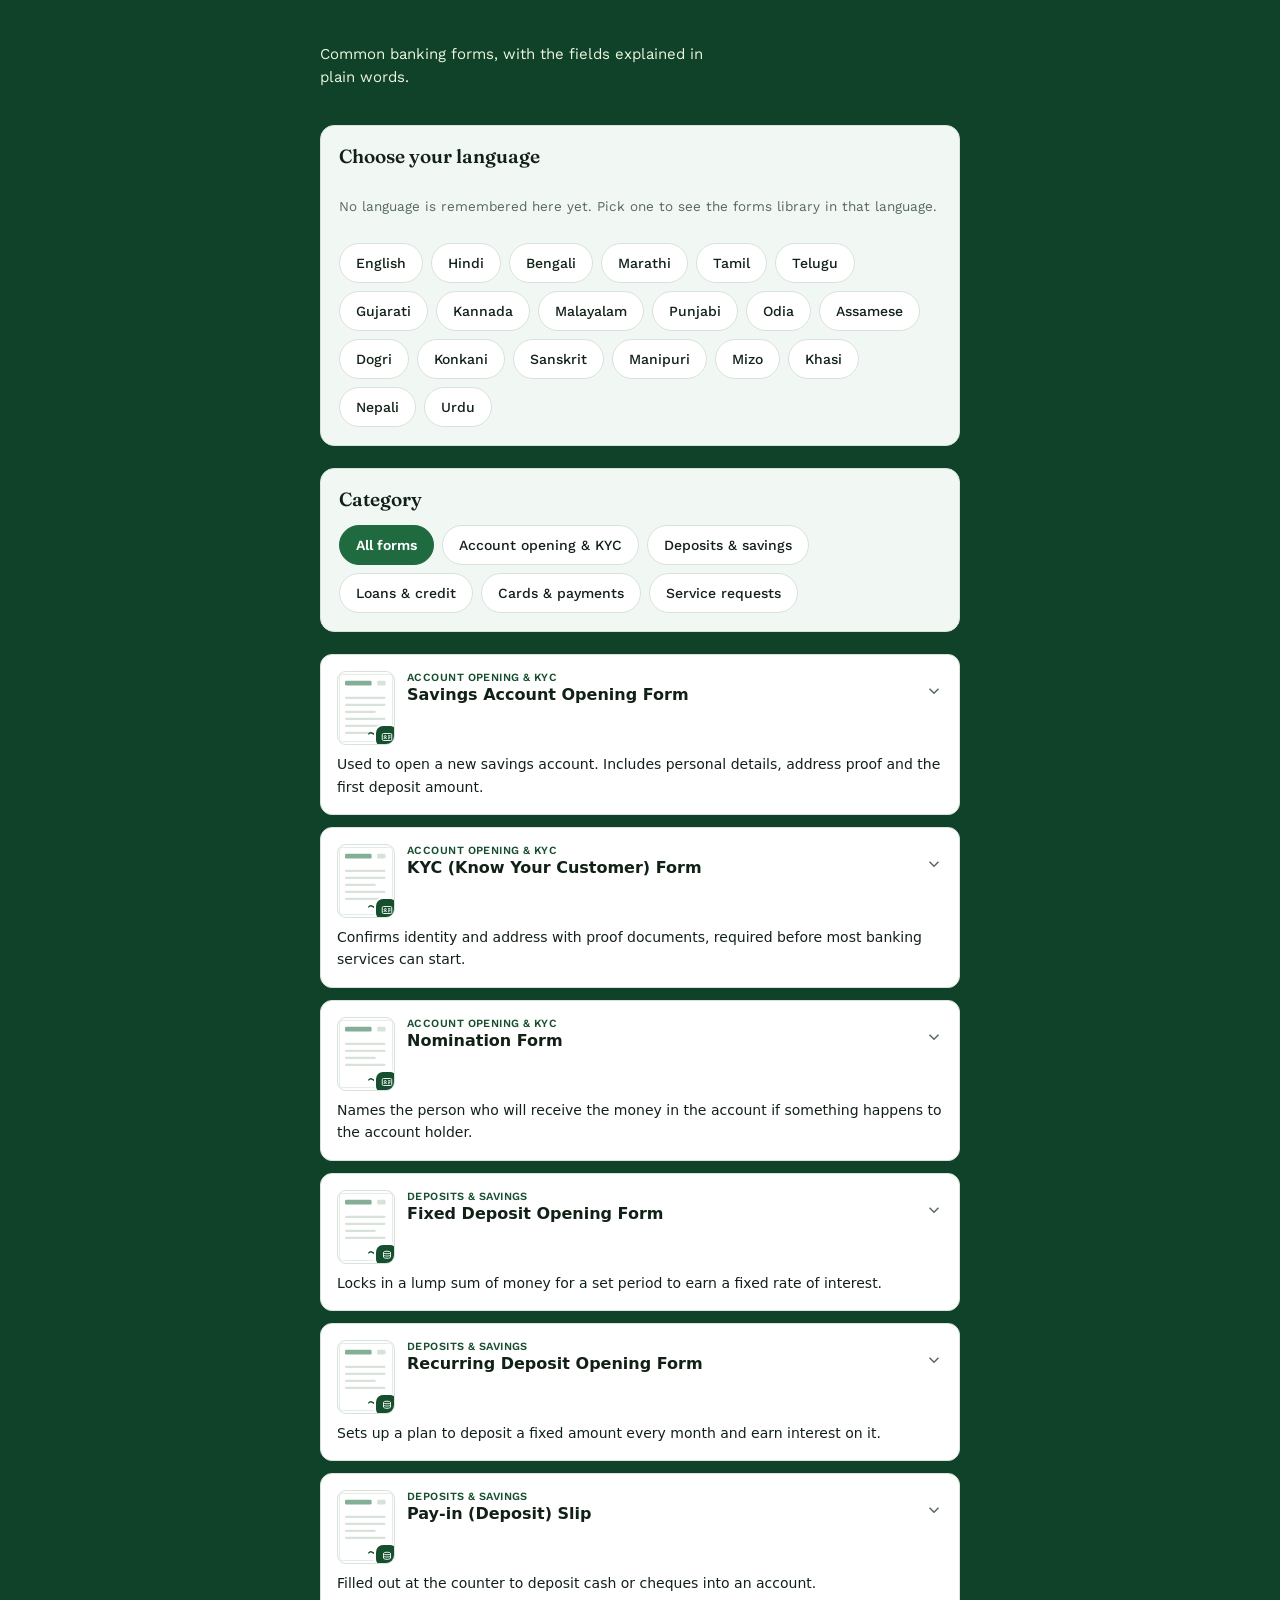
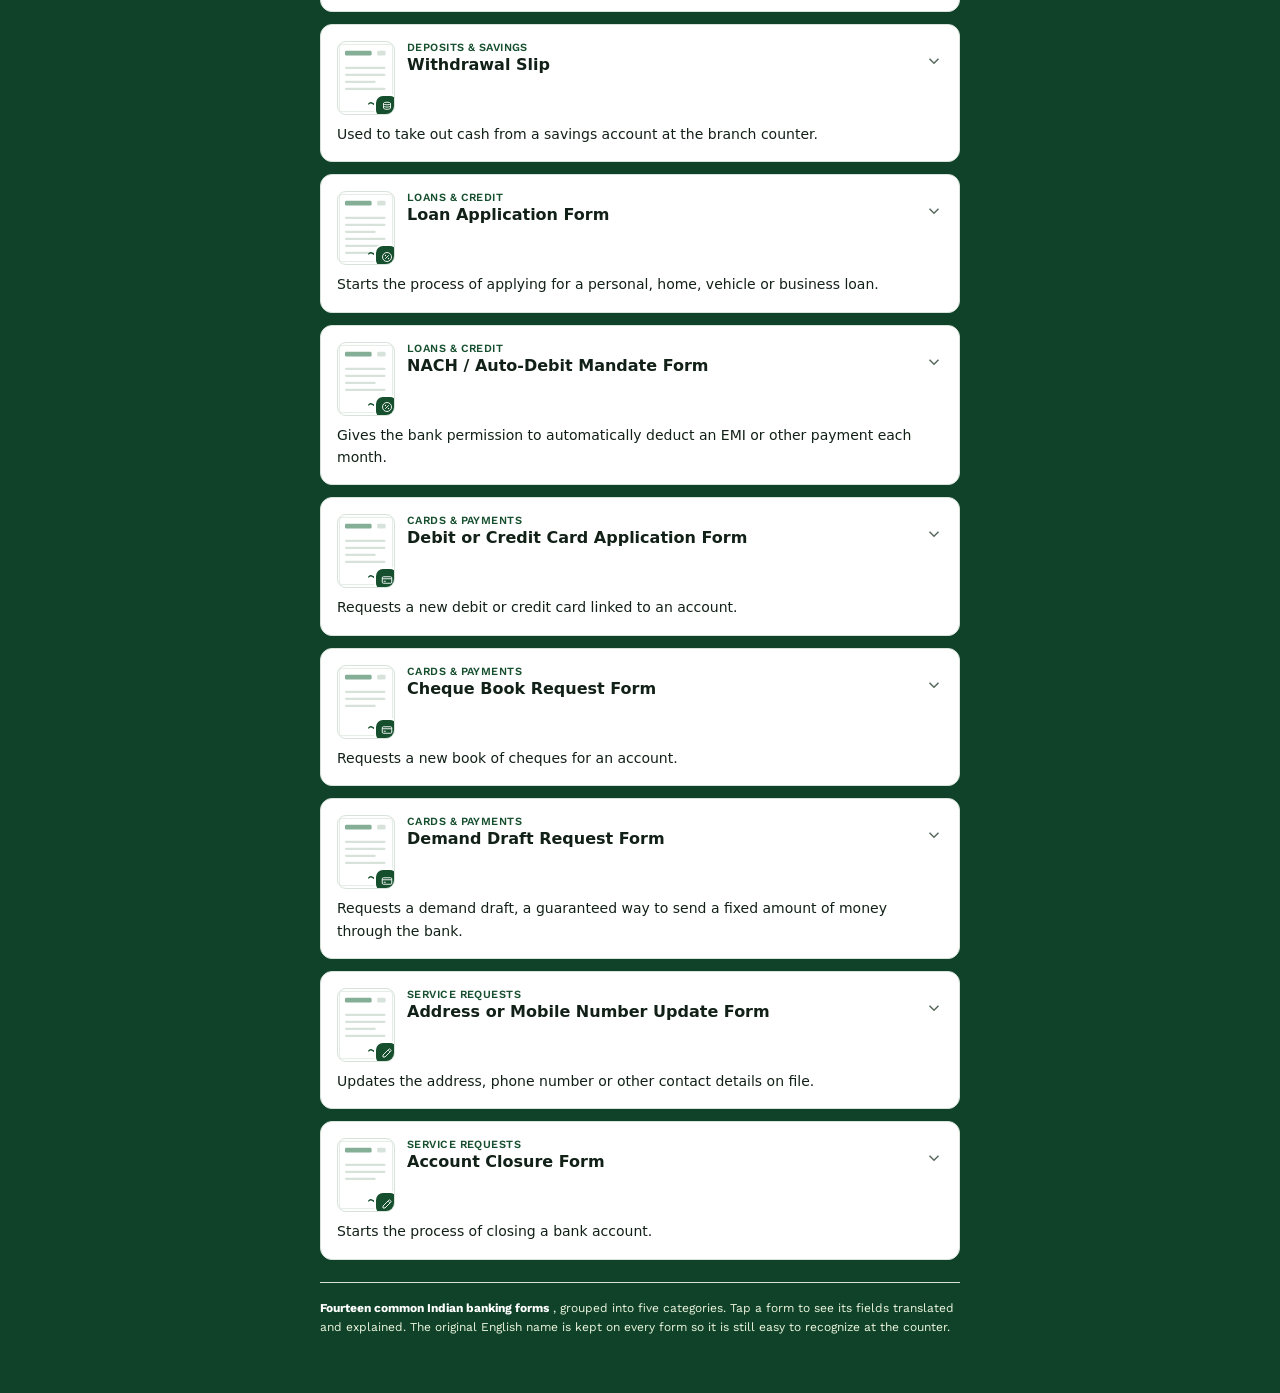
<file: forms.html>
<!doctype html>
<html lang="en">
<head>
<meta charset="utf-8">
<meta name="viewport" content="width=device-width, initial-scale=1, viewport-fit=cover">
<title>Saralify Forms</title>
<link rel="preconnect" href="https://fonts.gstatic.com" crossorigin>
<link rel="stylesheet" href="https://fonts.googleapis.com/css2?family=Fraunces:opsz,wght@9..144,500;9..144,600;9..144,700&family=Work+Sans:wght@400;500;600;700&family=IBM+Plex+Mono:wght@400;500&display=swap">
<link rel="stylesheet" href="theme.css">
<style>
  :root{padding-block:env(safe-area-inset-top,0px) env(safe-area-inset-bottom,0px)}
  body{margin:0;color-scheme:light dark}
  img{max-width:100%}
  [hidden]{display:none!important}
  .form-card{background:var(--surface-2);border:1px solid var(--line);border-radius:12px;padding:16px;display:flex;flex-direction:column;gap:8px}
  .form-top{display:flex;align-items:flex-start;gap:12px;cursor:pointer;background:none;border:none;padding:0;text-align:left;font:inherit;color:inherit;width:100%}
  .form-thumb{position:relative;flex:none;width:58px;height:74px;border-radius:9px;overflow:hidden;background:var(--surface-2);border:1px solid var(--line)}
  .form-thumb svg{width:100%;height:100%;display:block}
  .form-thumb .ft-page{fill:var(--surface-2);stroke:var(--line);stroke-width:1}
  .form-thumb .ft-title{fill:color-mix(in srgb, var(--accent) 55%, var(--surface-2))}
  .form-thumb .ft-stamp{fill:var(--line)}
  .form-thumb .ft-line{fill:var(--line)}
  .form-thumb .ft-sign{stroke:var(--accent-deep);stroke-width:2;fill:none;stroke-linecap:round}
  .form-cat-badge{position:absolute;bottom:-3px;right:-3px;width:21px;height:21px;border-radius:7px;background:var(--accent-deep);color:#fff;display:flex;align-items:center;justify-content:center;box-shadow:0 0 0 2px var(--surface-2)}
  .form-cat-badge svg{width:12px;height:12px}
  .form-text{flex:1;min-width:0}
  .form-name{font-family:var(--font-script);font-weight:600;font-size:16px;line-height:1.4}
  .form-name-en{font-family:var(--font-body);font-size:11.5px;letter-spacing:.03em;text-transform:uppercase;color:var(--ink-soft);margin-top:2px}
  .form-desc{font-family:var(--font-script);font-size:14px;line-height:1.6;color:var(--ink)}
  .form-category{font-family:var(--font-body);font-size:11px;font-weight:600;color:var(--accent-deep);text-transform:uppercase;letter-spacing:.04em}
  .chevron{flex:none;width:18px;height:18px;color:var(--ink-soft);transition:transform .15s;margin-top:11px}
  .form-card.open .chevron{transform:rotate(180deg)}
  .fields-wrap{display:none;flex-direction:column;gap:8px;border-top:1px solid var(--line);padding-top:10px;margin-top:2px}
  .form-card.open .fields-wrap{display:flex}
  .fields-heading{font-family:var(--font-body);font-size:11px;font-weight:700;color:var(--ink-soft);text-transform:uppercase;letter-spacing:.04em}
  .field-row{display:flex;align-items:baseline;gap:8px;font-family:var(--font-script);font-size:14px;line-height:1.5}
  .field-num{flex:none;font-family:var(--font-mono);font-size:11px;color:var(--accent-deep);min-width:16px}
  .banner.info{background:color-mix(in srgb, var(--accent2) 14%, var(--surface-2));color:var(--accent2)}
</style>
</head>
<body>

<div class="wrap">
  <header class="top">
    <p class="tagline" id="tagline">Common banking forms, with the fields explained in plain words.</p>
  </header>

  <section class="card" id="langPicker" hidden>
    <div class="step-head"><span class="step-title">Choose your language</span></div>
    <p class="step-hint">No language is remembered here yet. Pick one to see the forms library in that language.</p>
    <div class="chip-grid" id="langPickerGrid" role="group" aria-label="Choose a language"></div>
  </section>

  <div class="card lang-pill" id="langPill" hidden>
    <span><span class="step-hint" id="readingInLabel">Showing forms in</span> <span class="val" id="langDisplay"></span></span>
    <button type="button" id="changeLangBtn" style="background:none;border:none;color:var(--accent-deep);text-decoration:underline;font:inherit;font-size:13px;cursor:pointer;padding:0">Change</button>
  </div>

  <div class="progress-row" id="progressRow" hidden>
    <div class="progress-label"><span id="progressLabel">Translating the forms library…</span><span></span></div>
    <div class="progress-track"><div class="progress-fill" id="progressFill"></div></div>
  </div>

  <div id="translateErrorBanner" class="banner error" hidden role="alert">
    <svg viewBox="0 0 24 24" fill="none" stroke="currentColor" stroke-width="1.8"><circle cx="12" cy="12" r="9"/><path d="M12 8v5M12 16h.01"/></svg>
    <span id="translateErrorText"></span>
  </div>

  <section class="card">
    <div class="step-head"><span class="step-title" id="categoryTitle">Category</span></div>
    <div class="chip-grid" id="categoryGrid" role="group" aria-label="Choose a form category"></div>
  </section>

  <section id="formsList" style="display:flex;flex-direction:column;gap:12px"></section>

  <footer class="note">
    <strong id="footerStrong">Fourteen common Indian banking forms</strong>
    <span id="footerRest">, grouped into five categories. Tap a form to see its fields translated and explained. The original English name is kept on every form so it is still easy to recognize at the counter.</span>
  </footer>
</div>

<script src="app.js"></script>
<script>
(function(){
  "use strict";

  var FORMS = Saralify.FORMS;
  var ALL_LABEL = Saralify.FORMS_ALL_LABEL;
  var categoryOrder = Saralify.uniqueCategories();

  var lang = Saralify.getStoredLang();
  var selectedCategory = null; // null = all
  var cached = null;    // { categories, names, descs, fields }
  var uiCached = null;

  function $(id){ return document.getElementById(id); }
  function readCache(key){
    try { var raw = localStorage.getItem(key); return raw ? JSON.parse(raw) : null; } catch(e){ return null; }
  }
  function writeCache(key, val){
    try { localStorage.setItem(key, JSON.stringify(val)); } catch(e){}
  }

  function renderLangPicker(){
    var grid = $('langPickerGrid');
    grid.innerHTML = '';
    Saralify.LANGUAGES.forEach(function(l){
      var btn = document.createElement('button');
      btn.type = 'button';
      btn.className = 'chip';
      btn.textContent = l.name;
      btn.setAttribute('aria-pressed', String(!!(lang && lang.code === l.code)));
      btn.addEventListener('click', function(){
        lang = l;
        Saralify.setStoredLang(l);
        $('langPicker').hidden = true;
        $('langPill').hidden = false;
        $('langDisplay').textContent = l.name;
        loadTranslations();
      });
      grid.appendChild(btn);
    });
  }

  $('changeLangBtn').addEventListener('click', function(){
    $('langPill').hidden = true;
    $('langPicker').hidden = false;
    renderLangPicker();
  });

  if (!lang) {
    $('langPicker').hidden = false;
    renderLangPicker();
  } else {
    $('langPill').hidden = false;
    $('langDisplay').textContent = lang.name;
  }

  function applyUI(t){
    $('tagline').textContent = t.tagline;
    $('readingInLabel').textContent = t.readingInLabel;
    $('categoryTitle').textContent = t.categoryTitle;
    $('footerStrong').textContent = t.footerStrong;
    $('footerRest').textContent = t.footerRest;
  }

  function fieldsHeadingText(){
    return (uiCached && uiCached.fieldsHeading) || Saralify.UI_FORMS.fieldsHeading;
  }

  function renderCategoryChips(){
    var grid = $('categoryGrid');
    grid.innerHTML = '';
    var labels = [ALL_LABEL].concat(categoryOrder);
    labels.forEach(function(orig, i){
      var label = cached ? cached.categories[i] : orig;
      var btn = document.createElement('button');
      btn.type = 'button';
      btn.className = 'chip';
      btn.textContent = label;
      var isActive = (i === 0 && selectedCategory === null) || (orig === selectedCategory);
      btn.setAttribute('aria-pressed', String(isActive));
      btn.addEventListener('click', function(){
        selectedCategory = (i === 0) ? null : orig;
        renderCategoryChips();
        renderForms();
      });
      grid.appendChild(btn);
    });
  }

  function renderForms(){
    var list = $('formsList');
    list.innerHTML = '';
    FORMS.forEach(function(f, i){
      if (selectedCategory && f.category !== selectedCategory) return;
      var name = cached ? cached.names[i] : f.name;
      var desc = cached ? cached.descs[i] : f.desc;
      var catLabel = cached ? cached.categories[categoryOrder.indexOf(f.category) + 1] : f.category;
      var fields = cached ? cached.fields[i] : f.fields;

      var card = document.createElement('div');
      card.className = 'form-card';

      var top = document.createElement('button');
      top.type = 'button';
      top.className = 'form-top';
      top.setAttribute('aria-expanded', 'false');

      var badge = document.createElement('div');
      badge.className = 'form-thumb';
      var thumbSvg = document.createElementNS('http://www.w3.org/2000/svg','svg');
      thumbSvg.setAttribute('viewBox','0 0 80 100');
      thumbSvg.innerHTML = Saralify.formThumbnailSvg(f);
      badge.appendChild(thumbSvg);

      var catBadge = document.createElement('div');
      catBadge.className = 'form-cat-badge';
      var catSvg = document.createElementNS('http://www.w3.org/2000/svg','svg');
      catSvg.setAttribute('viewBox','0 0 24 24');
      catSvg.setAttribute('fill','none');
      catSvg.setAttribute('stroke','currentColor');
      catSvg.setAttribute('stroke-width','1.8');
      catSvg.innerHTML = Saralify.CATEGORY_ICONS[f.category] || '';
      catBadge.appendChild(catSvg);
      badge.appendChild(catBadge);

      var textWrap = document.createElement('div');
      textWrap.className = 'form-text';
      var cat = document.createElement('div');
      cat.className = 'form-category';
      cat.textContent = catLabel;
      var nm = document.createElement('div');
      nm.className = 'form-name';
      nm.textContent = name;
      var nmEn = document.createElement('div');
      nmEn.className = 'form-name-en';
      nmEn.textContent = f.name;
      textWrap.appendChild(cat); textWrap.appendChild(nm);
      if (cached) textWrap.appendChild(nmEn);

      var chev = document.createElementNS('http://www.w3.org/2000/svg','svg');
      chev.setAttribute('class','chevron');
      chev.setAttribute('viewBox','0 0 24 24');
      chev.setAttribute('fill','none');
      chev.setAttribute('stroke','currentColor');
      chev.setAttribute('stroke-width','2');
      chev.innerHTML = '<path d="m6 9 6 6 6-6"/>';

      top.appendChild(badge);
      top.appendChild(textWrap);
      top.appendChild(chev);

      var ds = document.createElement('div');
      ds.className = 'form-desc';
      ds.textContent = desc;

      var fieldsWrap = document.createElement('div');
      fieldsWrap.className = 'fields-wrap';
      var fh = document.createElement('div');
      fh.className = 'fields-heading';
      fh.textContent = fieldsHeadingText();
      fieldsWrap.appendChild(fh);
      (fields || []).forEach(function(field, fi){
        var row = document.createElement('div');
        row.className = 'field-row';
        var num = document.createElement('span');
        num.className = 'field-num';
        num.textContent = (fi + 1) + '.';
        var txt = document.createElement('span');
        txt.textContent = field;
        row.appendChild(num); row.appendChild(txt);
        fieldsWrap.appendChild(row);
      });

      top.addEventListener('click', function(){
        var open = card.classList.toggle('open');
        top.setAttribute('aria-expanded', String(open));
      });

      card.appendChild(top);
      card.appendChild(ds);
      card.appendChild(fieldsWrap);
      list.appendChild(card);
    });
  }

  function showProgress(on, pct){
    $('progressRow').hidden = !on;
    if (on) $('progressFill').style.width = Math.round((pct||0)*100) + '%';
  }

  async function loadTranslations(){
    cached = readCache(Saralify.formsCacheKey(lang.code));
    uiCached = readCache(Saralify.uiFormsCacheKey(lang.code));
    if (uiCached) applyUI(uiCached);
    if (cached) { renderCategoryChips(); renderForms(); return; }

    renderCategoryChips();
    renderForms();
    showProgress(true, 0.05);

    var uiJob = uiCached ? Promise.resolve() : Saralify.localizeStrings(Saralify.UI_FORMS, lang.name, Saralify.uiFormsCacheKey(lang.code))
      .then(function(t){ uiCached = t; applyUI(t); })
      .catch(function(){ /* keep English labels */ });

    var formsJob = Saralify.translateForms(lang.name, function(pct){ showProgress(true, pct); })
      .then(function(data){
        cached = data;
        writeCache(Saralify.formsCacheKey(lang.code), data);
      });

    try {
      await Promise.all([uiJob, formsJob]);
    } catch(err){
      $('translateErrorBanner').hidden = false;
      $('translateErrorText').textContent = Saralify.sampleErrorMessage(err) + ' Showing what translated successfully; the rest is in English.';
    } finally {
      showProgress(false);
      renderCategoryChips();
      renderForms();
    }
  }

  renderCategoryChips();
  renderForms();
  if (lang) loadTranslations();
})();
</script>
</body>
</html>
</file>
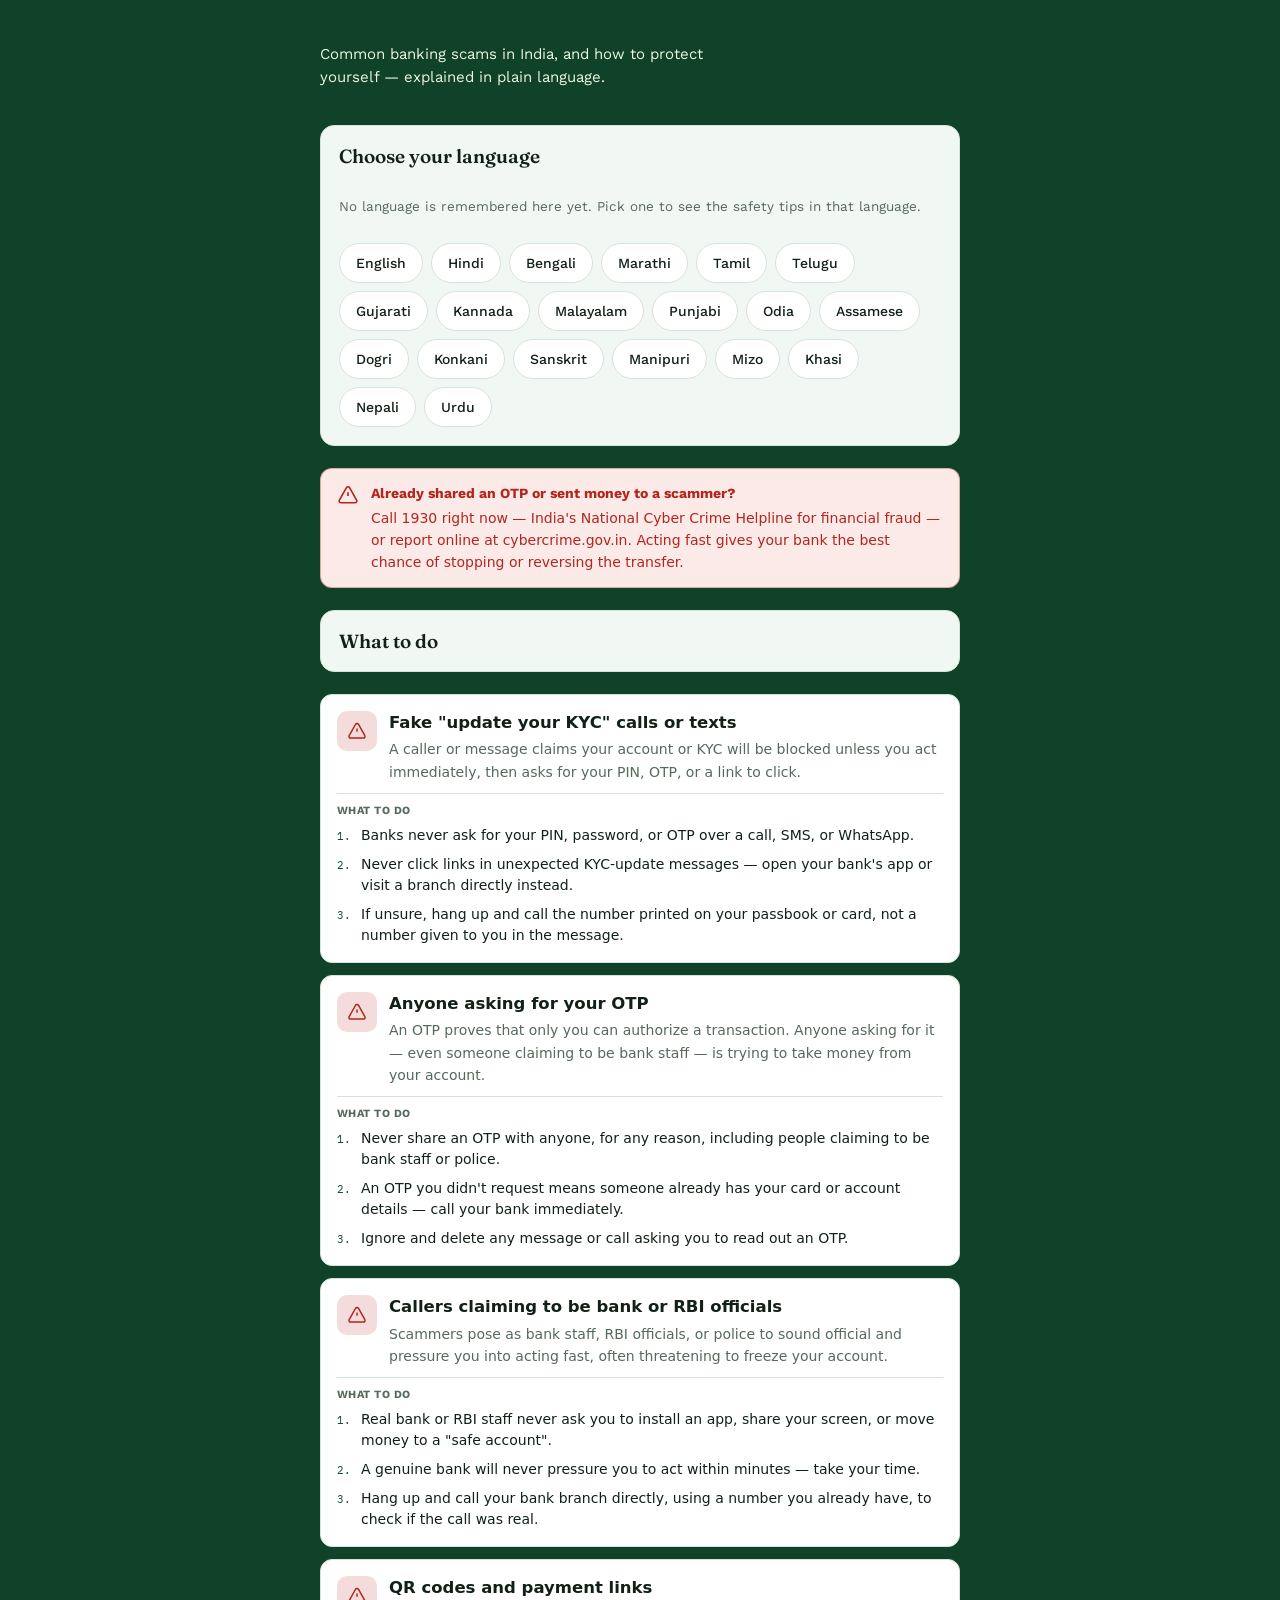
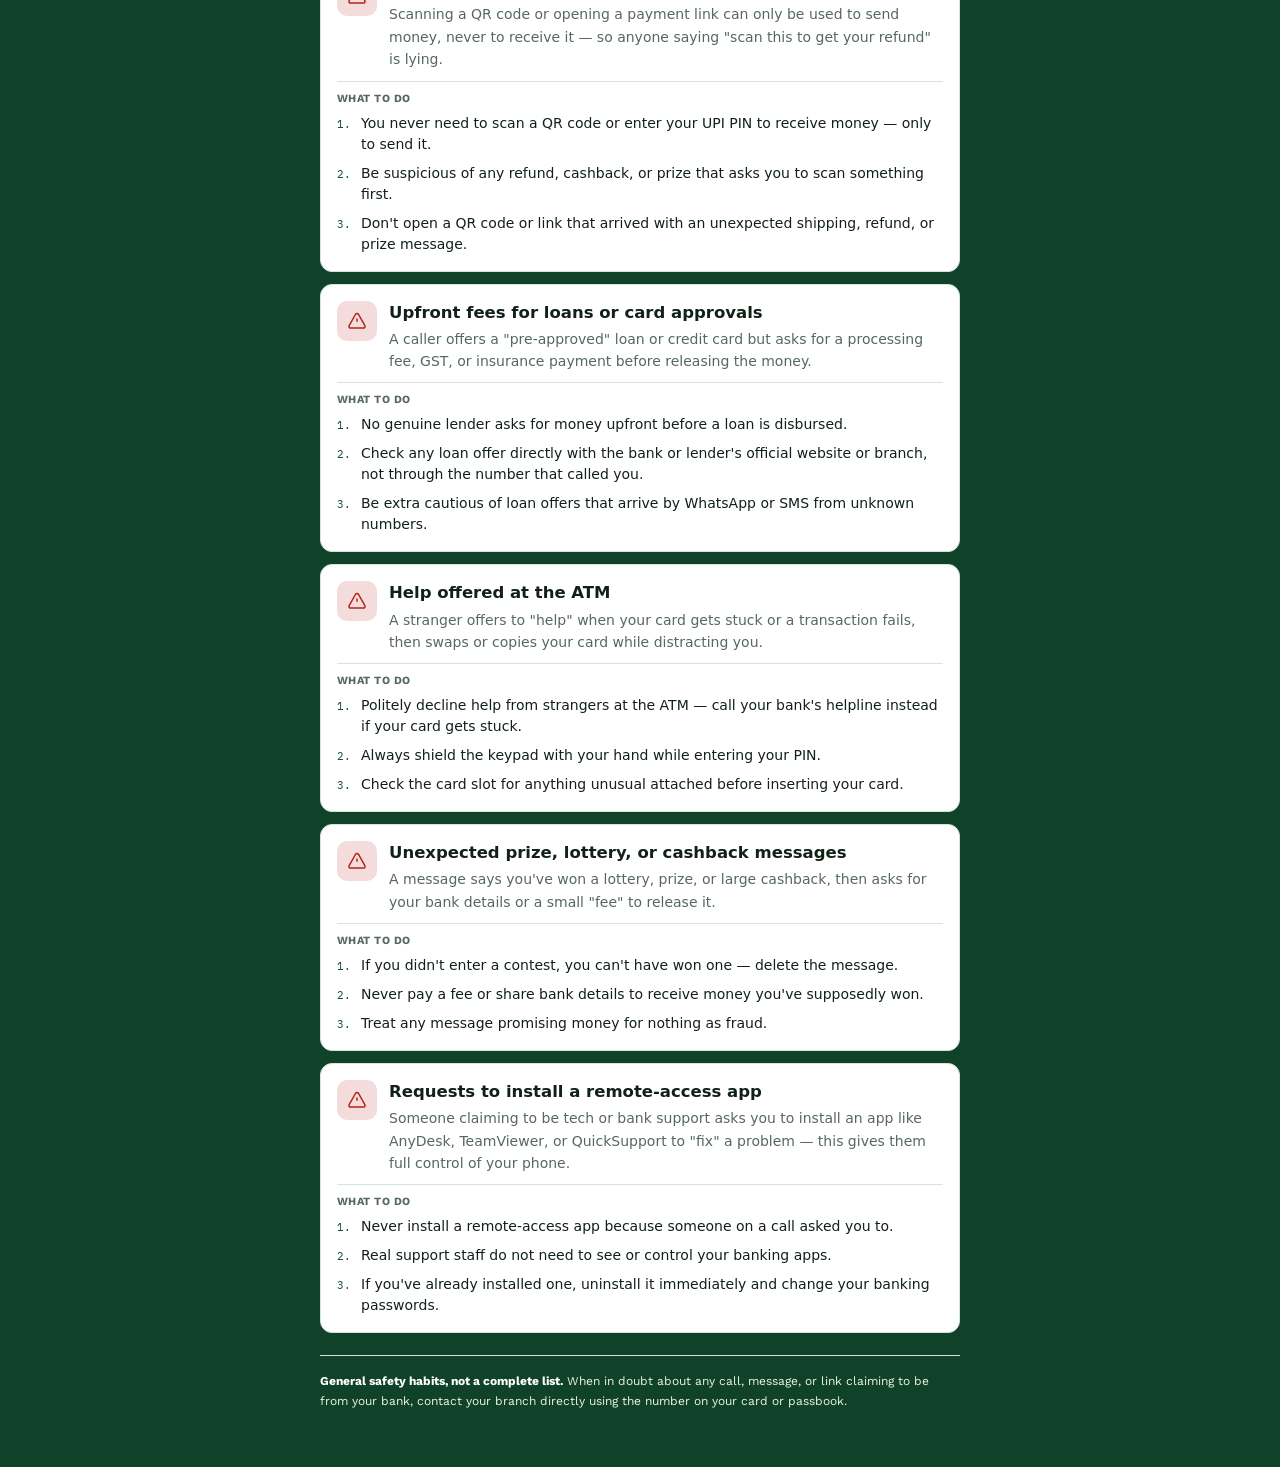
<file: safety.html>
<!doctype html>
<html lang="en">
<head>
<meta charset="utf-8">
<meta name="viewport" content="width=device-width, initial-scale=1, viewport-fit=cover">
<meta name="claude:viewport-fit-sides" content="cover">
<title>Saralify Safety</title>
<link rel="preconnect" href="https://fonts.gstatic.com" crossorigin>
<link rel="stylesheet" href="https://fonts.googleapis.com/css2?family=Fraunces:opsz,wght@9..144,500;9..144,600;9..144,700&family=Work+Sans:wght@400;500;600;700&family=IBM+Plex+Mono:wght@400;500&display=swap">
<link rel="stylesheet" href="theme.css">
<style>
  :root{padding-block:env(safe-area-inset-top,0px) env(safe-area-inset-bottom,0px)}
  body{margin:0;color-scheme:light dark}
  img{max-width:100%}
  [hidden]{display:none!important}
  .safety-card{background:var(--surface-2);border:1px solid var(--line);border-radius:12px;padding:16px;display:flex;flex-direction:column;gap:10px}
  .safety-top{display:flex;align-items:flex-start;gap:12px}
  .safety-icon{flex:none;width:40px;height:40px;border-radius:10px;background:color-mix(in srgb, var(--danger) 16%, var(--surface-2));color:var(--danger);display:flex;align-items:center;justify-content:center}
  .safety-icon svg{width:20px;height:20px}
  .safety-title{font-family:var(--font-script);font-weight:600;font-size:16.5px;line-height:1.4}
  .safety-summary{font-family:var(--font-script);font-size:14px;line-height:1.6;color:var(--ink-soft)}
  .safety-tips-wrap{display:flex;flex-direction:column;gap:8px;border-top:1px solid var(--line);padding-top:10px}
  .safety-tips-heading{font-family:var(--font-body);font-size:11px;font-weight:700;color:var(--ink-soft);text-transform:uppercase;letter-spacing:.04em}
  .tip-row{display:flex;align-items:baseline;gap:8px;font-family:var(--font-script);font-size:14px;line-height:1.5}
  .tip-num{flex:none;font-family:var(--font-mono);font-size:11px;color:var(--accent-deep);min-width:16px}
  .banner.emergency{background:var(--danger-bg);color:var(--danger);border:1px solid color-mix(in srgb, var(--danger) 35%, transparent);border-radius:12px;padding:14px 16px;display:flex;gap:12px;align-items:flex-start}
  .banner.emergency svg{flex:none;width:22px;height:22px;margin-top:1px}
  .emergency-title{font-family:var(--font-body);font-weight:700;font-size:14px;margin-bottom:4px}
  .emergency-body{font-family:var(--font-script);font-size:14px;line-height:1.55}
  .emergency-body a{color:var(--danger);text-decoration:underline}
</style>
</head>
<body>

<div class="wrap">
  <header class="top">
    <p class="tagline" id="tagline">Common banking scams in India, and how to protect yourself — explained in plain language.</p>
  </header>

  <section class="card" id="langPicker" hidden>
    <div class="step-head"><span class="step-title">Choose your language</span></div>
    <p class="step-hint">No language is remembered here yet. Pick one to see the safety tips in that language.</p>
    <div class="chip-grid" id="langPickerGrid" role="group" aria-label="Choose a language"></div>
  </section>

  <div class="card lang-pill" id="langPill" hidden>
    <span><span class="step-hint" id="readingInLabel">Showing tips in</span> <span class="val" id="langDisplay"></span></span>
    <button type="button" id="changeLangBtn" style="background:none;border:none;color:var(--accent-deep);text-decoration:underline;font:inherit;font-size:13px;cursor:pointer;padding:0">Change</button>
  </div>

  <div class="progress-row" id="progressRow" hidden>
    <div class="progress-label"><span id="progressLabel">Translating the safety tips…</span><span></span></div>
    <div class="progress-track"><div class="progress-fill" id="progressFill"></div></div>
  </div>

  <div id="translateErrorBanner" class="banner error" hidden role="alert">
    <svg viewBox="0 0 24 24" fill="none" stroke="currentColor" stroke-width="1.8"><circle cx="12" cy="12" r="9"/><path d="M12 8v5M12 16h.01"/></svg>
    <span id="translateErrorText"></span>
  </div>

  <div class="banner emergency" role="alert">
    <svg viewBox="0 0 24 24" fill="none" stroke="currentColor" stroke-width="1.8"><path d="M12 9v4M12 17h.01M10.3 3.9 2.6 17.5a2 2 0 0 0 1.75 3h15.3a2 2 0 0 0 1.75-3L13.7 3.9a2 2 0 0 0-3.4 0Z"/></svg>
    <div>
      <div class="emergency-title" id="emergencyTitle">Already shared an OTP or sent money to a scammer?</div>
      <div class="emergency-body" id="emergencyBody">Call 1930 right now — India's National Cyber Crime Helpline for financial fraud — or report online at cybercrime.gov.in. Acting fast gives your bank the best chance of stopping or reversing the transfer.</div>
    </div>
  </div>

  <section class="card">
    <div class="step-head"><span class="step-title" id="tipsHeading">What to do</span></div>
  </section>

  <section id="safetyList" style="display:flex;flex-direction:column;gap:12px"></section>

  <footer class="note">
    <strong id="footerStrong">General safety habits, not a complete list.</strong>
    <span id="footerRest">When in doubt about any call, message, or link claiming to be from your bank, contact your branch directly using the number on your card or passbook.</span>
  </footer>
</div>

<script src="app.js"></script>
<script>
(function(){
  "use strict";

  var SAFETY_TIPS = Saralify.SAFETY_TIPS;
  var WARNING_ICON = '<path d="M12 9v4M12 17h.01M10.3 3.9 2.6 17.5a2 2 0 0 0 1.75 3h15.3a2 2 0 0 0 1.75-3L13.7 3.9a2 2 0 0 0-3.4 0Z"/>';

  var lang = Saralify.getStoredLang();
  var cached = null;   // { titles, summaries, tips }
  var uiCached = null;

  function $(id){ return document.getElementById(id); }
  function readCache(key){
    try { var raw = localStorage.getItem(key); return raw ? JSON.parse(raw) : null; } catch(e){ return null; }
  }
  function writeCache(key, val){
    try { localStorage.setItem(key, JSON.stringify(val)); } catch(e){}
  }

  function renderLangPicker(){
    var grid = $('langPickerGrid');
    grid.innerHTML = '';
    Saralify.LANGUAGES.forEach(function(l){
      var btn = document.createElement('button');
      btn.type = 'button';
      btn.className = 'chip';
      btn.textContent = l.name;
      btn.setAttribute('aria-pressed', String(!!(lang && lang.code === l.code)));
      btn.addEventListener('click', function(){
        lang = l;
        Saralify.setStoredLang(l);
        $('langPicker').hidden = true;
        $('langPill').hidden = false;
        $('langDisplay').textContent = l.name;
        loadTranslations();
      });
      grid.appendChild(btn);
    });
  }

  $('changeLangBtn').addEventListener('click', function(){
    $('langPill').hidden = true;
    $('langPicker').hidden = false;
    renderLangPicker();
  });

  if (!lang) {
    $('langPicker').hidden = false;
    renderLangPicker();
  } else {
    $('langPill').hidden = false;
    $('langDisplay').textContent = lang.name;
  }

  function applyUI(t){
    $('tagline').textContent = t.tagline;
    $('readingInLabel').textContent = t.readingInLabel;
    $('emergencyTitle').textContent = t.emergencyTitle;
    $('emergencyBody').textContent = t.emergencyBody;
    $('tipsHeading').textContent = t.tipsHeading;
    $('footerStrong').textContent = t.footerStrong;
    $('footerRest').textContent = t.footerRest;
  }

  function renderSafety(){
    var list = $('safetyList');
    list.innerHTML = '';
    SAFETY_TIPS.forEach(function(s, i){
      var title = cached ? cached.titles[i] : s.title;
      var summary = cached ? cached.summaries[i] : s.summary;
      var tips = cached ? cached.tips[i] : s.tips;

      var card = document.createElement('div');
      card.className = 'safety-card';

      var top = document.createElement('div');
      top.className = 'safety-top';

      var icon = document.createElement('div');
      icon.className = 'safety-icon';
      var iconSvg = document.createElementNS('http://www.w3.org/2000/svg','svg');
      iconSvg.setAttribute('viewBox','0 0 24 24');
      iconSvg.setAttribute('fill','none');
      iconSvg.setAttribute('stroke','currentColor');
      iconSvg.setAttribute('stroke-width','1.8');
      iconSvg.innerHTML = WARNING_ICON;
      icon.appendChild(iconSvg);

      var textWrap = document.createElement('div');
      textWrap.style.flex = '1';
      textWrap.style.minWidth = '0';
      var nm = document.createElement('div');
      nm.className = 'safety-title';
      nm.textContent = title;
      var ds = document.createElement('div');
      ds.className = 'safety-summary';
      ds.style.marginTop = '4px';
      ds.textContent = summary;
      textWrap.appendChild(nm);
      textWrap.appendChild(ds);

      top.appendChild(icon);
      top.appendChild(textWrap);

      var tipsWrap = document.createElement('div');
      tipsWrap.className = 'safety-tips-wrap';
      var th = document.createElement('div');
      th.className = 'safety-tips-heading';
      th.textContent = (uiCached && uiCached.tipsHeading) || Saralify.UI_SAFETY.tipsHeading;
      tipsWrap.appendChild(th);
      (tips || []).forEach(function(tip, ti){
        var row = document.createElement('div');
        row.className = 'tip-row';
        var num = document.createElement('span');
        num.className = 'tip-num';
        num.textContent = (ti + 1) + '.';
        var txt = document.createElement('span');
        txt.textContent = tip;
        row.appendChild(num); row.appendChild(txt);
        tipsWrap.appendChild(row);
      });

      card.appendChild(top);
      card.appendChild(tipsWrap);
      list.appendChild(card);
    });
  }

  function showProgress(on, pct){
    $('progressRow').hidden = !on;
    if (on) $('progressFill').style.width = Math.round((pct||0)*100) + '%';
  }

  async function loadTranslations(){
    cached = readCache(Saralify.safetyCacheKey(lang.code));
    uiCached = readCache(Saralify.uiSafetyCacheKey(lang.code));
    if (uiCached) applyUI(uiCached);
    if (cached) { renderSafety(); return; }

    renderSafety();
    showProgress(true, 0.05);

    var uiJob = uiCached ? Promise.resolve() : Saralify.localizeStrings(Saralify.UI_SAFETY, lang.name, Saralify.uiSafetyCacheKey(lang.code))
      .then(function(t){ uiCached = t; applyUI(t); })
      .catch(function(){ /* keep English labels */ });

    var safetyJob = Saralify.translateSafetyTips(lang.name, function(pct){ showProgress(true, pct); })
      .then(function(data){
        cached = data;
        writeCache(Saralify.safetyCacheKey(lang.code), data);
      });

    try {
      await Promise.all([uiJob, safetyJob]);
    } catch(err){
      $('translateErrorBanner').hidden = false;
      $('translateErrorText').textContent = Saralify.sampleErrorMessage(err) + ' Showing what translated successfully; the rest is in English.';
    } finally {
      showProgress(false);
      renderSafety();
    }
  }

  renderSafety();
  if (lang) loadTranslations();
})();
</script>
</body>
</html>
</file>
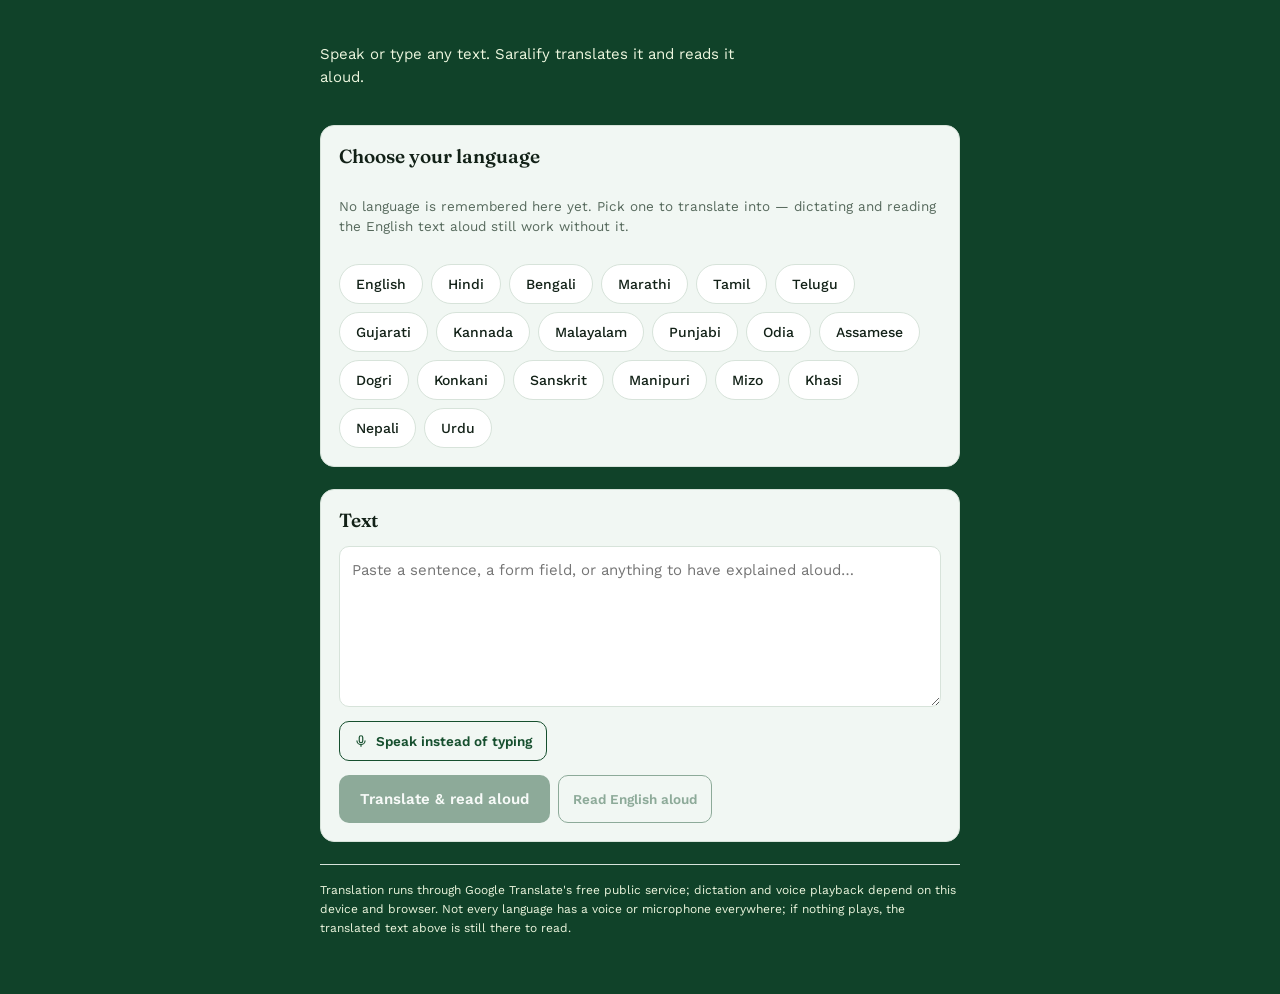
<file: speak.html>
<!doctype html>
<html lang="en">
<head>
<meta charset="utf-8">
<meta name="viewport" content="width=device-width, initial-scale=1, viewport-fit=cover">
<title>Saralify Voice</title>
<link rel="preconnect" href="https://fonts.gstatic.com" crossorigin>
<link rel="stylesheet" href="https://fonts.googleapis.com/css2?family=Fraunces:opsz,wght@9..144,500;9..144,600;9..144,700&family=Work+Sans:wght@400;500;600;700&family=IBM+Plex+Mono:wght@400;500&display=swap">
<link rel="stylesheet" href="theme.css">
<style>
  :root{padding-block:env(safe-area-inset-top,0px) env(safe-area-inset-bottom,0px)}
  body{margin:0;color-scheme:light dark}
  img{max-width:100%}
  [hidden]{display:none!important}
  textarea.ta{width:100%;resize:vertical;border:1px solid var(--line);border-radius:10px;padding:12px;font-family:var(--font-body);font-size:15px;background:var(--surface-2);color:var(--ink);line-height:1.5}
  textarea.ta:focus-visible{outline:2px solid var(--accent-deep);outline-offset:2px}
  .btn-row{display:flex;gap:8px;flex-wrap:wrap}
  .mic-btn{position:relative}
  .mic-btn.listening{background:var(--danger);color:#fff}
  .mic-btn.listening .dot{display:inline-block}
  .mic-btn .dot{display:none;width:7px;height:7px;border-radius:50%;background:#fff;animation:pulse 1s ease infinite}
  @keyframes pulse{0%,100%{opacity:1}50%{opacity:.35}}
  .banner.info{background:color-mix(in srgb, var(--accent2) 14%, var(--surface-2));color:var(--accent2)}
  #uiStatus{display:flex;align-items:center;gap:6px;color:var(--on-bg-soft)}
  #uiStatus .spin{width:12px;height:12px;border-radius:50%;border:2px solid var(--line);border-top-color:var(--accent-deep);animation:spin .8s linear infinite}
  @keyframes spin{to{transform:rotate(360deg)}}
</style>
</head>
<body>

<div class="wrap">
  <header class="top">
    <p class="tagline" id="tagline">Speak or type any text. Saralify translates it and reads it aloud.</p>
  </header>

  <section class="card" id="langPicker" hidden>
    <div class="step-head"><span class="step-title">Choose your language</span></div>
    <p class="step-hint">No language is remembered here yet. Pick one to translate into — dictating and reading the English text aloud still work without it.</p>
    <div class="chip-grid" id="langPickerGrid" role="group" aria-label="Choose a language"></div>
  </section>

  <div class="card lang-pill" id="langPill" hidden>
    <span><span class="step-hint" id="readingInLabel">Reading in</span> <span class="val" id="langDisplay"></span></span>
    <button type="button" id="changeLangBtn" style="background:none;border:none;color:var(--accent-deep);text-decoration:underline;font:inherit;font-size:13px;cursor:pointer;padding:0">Change</button>
  </div>
  <p class="step-hint" id="uiStatus" hidden><span class="spin"></span> Translating this page…</p>

  <section class="card">
    <div class="step-head"><span class="step-title" id="textLabel">Text</span></div>
    <textarea class="ta" id="inputText" rows="6" placeholder="Paste a sentence, a form field, or anything to have explained aloud…"></textarea>
    <div class="btn-row">
      <button class="btn btn-ghost mic-btn" id="micBtn" type="button">
        <span class="dot"></span>
        <svg width="14" height="14" viewBox="0 0 24 24" fill="none" stroke="currentColor" stroke-width="2"><path d="M12 15a3 3 0 0 0 3-3V6a3 3 0 0 0-6 0v6a3 3 0 0 0 3 3Z"/><path d="M19 11a7 7 0 0 1-14 0M12 19v3"/></svg>
        <span id="micLabel">Speak instead of typing</span>
      </button>
    </div>
    <div id="micBanner" class="banner info" hidden></div>
    <div class="btn-row">
      <button class="btn btn-primary" id="translateSpeakBtn" type="button" disabled><span id="translateSpeakLabel">Translate &amp; read aloud</span></button>
      <button class="btn btn-ghost" id="readEnglishBtn" type="button" disabled><span id="readEnglishLabel">Read English aloud</span></button>
    </div>
  </section>

  <div class="progress-row" id="progressRow" hidden>
    <div class="progress-label"><span id="progressLabel">Translating…</span><span></span></div>
    <div class="progress-track"><div class="progress-fill indeterminate" id="progressFill"></div></div>
  </div>

  <div id="errorBanner" class="banner error" hidden role="alert">
    <svg viewBox="0 0 24 24" fill="none" stroke="currentColor" stroke-width="1.8"><circle cx="12" cy="12" r="9"/><path d="M12 8v5M12 16h.01"/></svg>
    <span id="errorText"></span>
  </div>

  <section class="result-card" id="resultCard" hidden>
    <div class="result-head">
      <span class="result-title" id="translationLabel">Translation</span>
      <div class="result-actions">
        <button class="btn btn-teal" id="replayBtn" type="button"><span id="replayLabel">Replay</span></button>
        <button class="btn btn-ghost" id="stopBtn" type="button"><span id="stopLabel">Stop</span></button>
        <button class="btn btn-ghost" id="copyBtn" type="button"><span id="copyLabel">Copy</span></button>
      </div>
    </div>
    <div class="script-block" id="translatedBlock"></div>
    <div class="banner info" id="voiceBanner" hidden></div>
  </section>

  <footer class="note">
    <span id="footerNote">Translation runs through Google Translate's free public service; dictation and voice playback depend on this device and browser. Not every language has a voice or microphone everywhere; if nothing plays, the translated text above is still there to read.</span>
  </footer>
</div>

<script src="app.js"></script>
<script>
(function(){
  "use strict";

  var lang = Saralify.getStoredLang();
  function $(id){ return document.getElementById(id); }

  var inputText = $('inputText'), translateSpeakBtn = $('translateSpeakBtn'), readEnglishBtn = $('readEnglishBtn'),
      progressRow = $('progressRow'), errorBanner = $('errorBanner'), errorText = $('errorText'),
      resultCard = $('resultCard'), translatedBlock = $('translatedBlock'), voiceBanner = $('voiceBanner'),
      replayBtn = $('replayBtn'), stopBtn = $('stopBtn'), copyBtn = $('copyBtn'),
      micBtn = $('micBtn'), micLabelEl = $('micLabel');
  var uiCopyLabel = Saralify.UI_SPEAK.copyLabel;
  var micRestingLabel = Saralify.UI_SPEAK.micLabel;
  var uiStatus = $('uiStatus');

  function applyUI(t){
    $('tagline').textContent = t.tagline;
    $('readingInLabel').textContent = t.readingInLabel;
    $('textLabel').textContent = t.textLabel;
    micRestingLabel = t.micLabel;
    micLabelEl.textContent = micRestingLabel;
    $('translateSpeakLabel').textContent = t.translateSpeakLabel;
    $('readEnglishLabel').textContent = t.readEnglishLabel;
    $('translationLabel').textContent = t.translationLabel;
    $('replayLabel').textContent = t.replayLabel;
    $('stopLabel').textContent = t.stopLabel;
    uiCopyLabel = t.copyLabel;
    $('copyLabel').textContent = uiCopyLabel;
    $('footerNote').textContent = t.footerNote;
  }

  // Reads the main page's cached translation of this page's own interface
  // text if it's already there; otherwise translates it live here (this
  // page does have its own AI access once opened), so the interface isn't
  // stuck in English just because the main page hasn't finished yet.
  (async function localizeUI(){
    if (!lang) return;
    var key = Saralify.uiSpeakCacheKey(lang.code);
    try {
      var raw = localStorage.getItem(key);
      if (raw) { applyUI(JSON.parse(raw)); return; }
    } catch(e){}
    uiStatus.hidden = false;
    try {
      var t = await Saralify.localizeStrings(Saralify.UI_SPEAK, lang.name, key);
      applyUI(t);
    } catch(e){
      // Keep the English interface; translateSpeakBtn surfaces its own
      // error if AI access is the actual problem.
    } finally {
      uiStatus.hidden = true;
    }
  })();

  function renderLangPicker(){
    var grid = $('langPickerGrid');
    grid.innerHTML = '';
    Saralify.LANGUAGES.forEach(function(l){
      var btn = document.createElement('button');
      btn.type = 'button';
      btn.className = 'chip';
      btn.textContent = l.name;
      btn.setAttribute('aria-pressed', String(!!(lang && lang.code === l.code)));
      btn.addEventListener('click', function(){
        lang = l;
        Saralify.setStoredLang(l);
        $('langPicker').hidden = true;
        $('langPill').hidden = false;
        $('langDisplay').textContent = l.name;
        updateButtons();
      });
      grid.appendChild(btn);
    });
  }

  $('changeLangBtn').addEventListener('click', function(){
    $('langPill').hidden = true;
    $('langPicker').hidden = false;
    renderLangPicker();
  });

  if (!lang) {
    $('langPicker').hidden = false;
    renderLangPicker();
  } else {
    $('langPill').hidden = false;
    $('langDisplay').textContent = lang.name;
  }

  function updateButtons(){
    var hasText = inputText.value.trim().length > 0;
    translateSpeakBtn.disabled = !(hasText && lang);
    readEnglishBtn.disabled = !hasText;
  }
  inputText.addEventListener('input', updateButtons);
  updateButtons();

  function showError(msg){ errorText.textContent = msg; errorBanner.hidden = false; }
  function clearError(){ errorBanner.hidden = true; }

  async function speak(text, bcp47){
    if (!('speechSynthesis' in window)){
      showError("Voice playback isn't supported in this browser.");
      return;
    }
    window.speechSynthesis.cancel();
    voiceBanner.hidden = true;
    var ok = await Saralify.hasVoiceFor(bcp47);
    if (!ok){
      voiceBanner.textContent = "This browser or device doesn't have a voice installed for this language, so playback may be silent or use a different accent. The translated text is still there to read above.";
      voiceBanner.hidden = false;
    }
    var u = new SpeechSynthesisUtterance(text);
    u.lang = bcp47;
    window.speechSynthesis.speak(u);
  }

  readEnglishBtn.addEventListener('click', function(){
    clearError();
    speak(inputText.value.trim(), 'en-IN');
  });

  translateSpeakBtn.addEventListener('click', async function(){
    var text = inputText.value.trim();
    if (!text || !lang) return;
    clearError();
    resultCard.hidden = true;
    progressRow.hidden = false;
    translateSpeakBtn.disabled = true;
    try {
      var translated = await Saralify.translateText(text, lang.name);
      translatedBlock.textContent = translated;
      resultCard.hidden = false;
      speak(translated, lang.speech);
    } catch(err){
      showError(Saralify.sampleErrorMessage(err));
    } finally {
      progressRow.hidden = true;
      translateSpeakBtn.disabled = false;
    }
  });

  replayBtn.addEventListener('click', function(){
    if (!translatedBlock.textContent) return;
    speak(translatedBlock.textContent, lang ? lang.speech : 'en-IN');
  });
  stopBtn.addEventListener('click', function(){
    if ('speechSynthesis' in window) window.speechSynthesis.cancel();
  });
  copyBtn.addEventListener('click', function(){
    var text = translatedBlock.textContent;
    function fallback(){
      var ta = document.createElement('textarea');
      ta.value = text; ta.style.position='fixed'; ta.style.opacity='0';
      document.body.appendChild(ta); ta.select();
      try { document.execCommand('copy'); } catch(e){}
      document.body.removeChild(ta);
    }
    if (navigator.clipboard && navigator.clipboard.writeText){
      navigator.clipboard.writeText(text).catch(fallback);
    } else { fallback(); }
    $('copyLabel').textContent = 'Copied';
    setTimeout(function(){ $('copyLabel').textContent = uiCopyLabel; }, 1500);
  });

  // ---------- speech to text (dictation) ----------
  // Live microphone access is not a capability this artifact platform
  // grants, so this calls the browser's own Web Speech API directly.
  // It works in most Chromium-based browsers once this page is opened
  // in its own tab; it fails gracefully everywhere else.
  var SpeechRecognitionImpl = window.SpeechRecognition || window.webkitSpeechRecognition;
  var recognition = null;
  var listening = false;
  var micBanner = $('micBanner');

  function showMicBanner(msg){ micBanner.textContent = msg; micBanner.hidden = false; }

  if (!SpeechRecognitionImpl) {
    micBtn.addEventListener('click', function(){
      showMicBanner("Voice input isn't supported in this browser. Try Chrome, or type the text in instead.");
    });
  } else {
    recognition = new SpeechRecognitionImpl();
    recognition.lang = 'en-IN';
    recognition.interimResults = true;
    recognition.continuous = false;

    recognition.onresult = function(e){
      var transcript = '';
      for (var i = 0; i < e.results.length; i++) transcript += e.results[i][0].transcript;
      inputText.value = transcript;
      updateButtons();
    };
    recognition.onerror = function(e){
      listening = false;
      setListeningUI(false);
      if (e.error === 'not-allowed' || e.error === 'service-not-allowed'){
        showMicBanner("Microphone access isn't available here. Make sure this site is served over HTTPS, then allow microphone access when your browser asks.");
      } else if (e.error === 'no-speech'){
        showMicBanner("Didn't catch any speech. Tap the microphone and try again.");
      } else {
        showMicBanner("Voice input stopped unexpectedly. You can still type the text in.");
      }
    };
    recognition.onend = function(){
      listening = false;
      setListeningUI(false);
    };

    micBtn.addEventListener('click', function(){
      if (listening) { recognition.stop(); return; }
      micBanner.hidden = true;
      try {
        recognition.start();
        listening = true;
        setListeningUI(true);
      } catch(err){
        showMicBanner("Couldn't start voice input. You can still type the text in.");
      }
    });
  }

  function setListeningUI(on){
    micBtn.classList.toggle('listening', on);
    micLabelEl.textContent = on ? 'Listening… tap to stop' : micRestingLabel;
  }
})();
</script>
</body>
</html>
</file>
<file: theme.css>
/* Saralify shared theme: tokens + components used by every page. */
:root {
  --bg: #104229; --surface: #F1F7F3; --surface-2: #FFFFFF;
  --ink: #122117; --ink-soft: #56695C; --line: #D7E3DA;
  --accent: #1F6B3F; --accent-deep: #164F2E; --accent2: #2E8F5C;
  --on-accent: #FFFFFF; --danger: #B3261E; --danger-bg: #FBEAE8;
  --on-bg: #FFFFFF; --on-bg-soft: #ECF6DE;
  --font-display: 'Fraunces', Georgia, serif;
  --font-body: 'Work Sans', system-ui, -apple-system, sans-serif;
  --font-mono: 'IBM Plex Mono', ui-monospace, 'SFMono-Regular', Menlo, monospace;
  --font-script: system-ui, -apple-system, 'Noto Sans', 'Noto Sans Devanagari',
    'Noto Sans Bengali', 'Noto Sans Tamil', 'Noto Sans Telugu', 'Noto Sans Gujarati',
    'Noto Sans Kannada', 'Noto Sans Malayalam', 'Noto Sans Gurmukhi', 'Noto Sans Oriya',
    'Noto Sans Meetei Mayek', sans-serif;
}
@media (prefers-color-scheme: dark) {
  :root:not([data-theme="light"]) {
    --bg: #104229; --surface: #1D3A2A; --surface-2: #234632;
    --ink: #EAF2EC; --ink-soft: #9AB1A1; --line: #2C4234;
    --accent: #3FA869; --accent-deep: #2C7D4E; --accent2: #57BD83;
    --on-accent: #08140D; --danger: #FF8A80; --danger-bg: #3A1F1C;
    --on-bg: #FFFFFF; --on-bg-soft: #ECF6DE;
    color-scheme: dark;
  }
}
:root[data-theme="dark"] {
  --bg: #104229; --surface: #1D3A2A; --surface-2: #234632;
  --ink: #EAF2EC; --ink-soft: #9AB1A1; --line: #2C4234;
  --accent: #3FA869; --accent-deep: #2C7D4E; --accent2: #57BD83;
  --on-accent: #08140D; --danger: #FF8A80; --danger-bg: #3A1F1C;
  --on-bg: #FFFFFF; --on-bg-soft: #ECF6DE;
  color-scheme: dark;
}

* { box-sizing: border-box; }
html { background: var(--bg); }
body {
  margin: 0; min-height: 100vh;
  background: var(--bg); color: var(--ink); font-family: var(--font-body);
  padding-left: max(16px, env(safe-area-inset-left, 0px));
  padding-right: max(16px, env(safe-area-inset-right, 0px));
}
.wrap { max-width: 640px; margin: 0 auto; padding-block: 28px 56px; display: flex; flex-direction: column; gap: 22px; }

header.top { display: flex; flex-direction: column; gap: 6px; color: var(--on-bg); }
.wordmark { font-family: var(--font-display); font-weight: 700; font-size: clamp(28px, 7vw, 36px); letter-spacing: -0.01em; text-wrap: balance; }
.tagline { color: var(--on-bg-soft); font-size: 15px; max-width: 46ch; line-height: 1.5; }

.card { background: var(--surface); border: 1px solid var(--line); border-radius: 14px; padding: 18px; display: flex; flex-direction: column; gap: 14px; }
.step-head { display: flex; align-items: baseline; gap: 10px; }
.step-num {
  font-family: var(--font-mono); font-size: 13px; color: var(--accent-deep);
  border: 1px solid var(--accent-deep); border-radius: 999px;
  width: 24px; height: 24px; flex: none; display: flex; align-items: center; justify-content: center;
}
.step-title { font-family: var(--font-display); font-weight: 600; font-size: 19px; }
.step-hint { color: var(--ink-soft); font-size: 13.5px; line-height: 1.5; }

.chip-grid { display: flex; flex-wrap: wrap; gap: 8px; }
.chip {
  font-family: var(--font-body); font-size: 14px; font-weight: 500; color: var(--ink);
  background: var(--surface-2); border: 1px solid var(--line); border-radius: 999px;
  padding: 9px 16px; cursor: pointer; transition: background .15s, border-color .15s, color .15s;
  min-height: 40px;
}
.chip:hover { border-color: var(--accent-deep); }
.chip:focus-visible { outline: 2px solid var(--accent-deep); outline-offset: 2px; }
.chip[aria-pressed="true"] { background: var(--accent); border-color: var(--accent); color: var(--on-accent); font-weight: 600; }

.dropzone {
  border: 1.5px dashed var(--line); border-radius: 12px; background: var(--surface-2);
  padding: 22px 16px; display: flex; flex-direction: column; align-items: center; gap: 10px;
  text-align: center; cursor: pointer; transition: border-color .15s, background .15s;
  min-height: 140px; justify-content: center;
}
.dropzone:hover, .dropzone.drag { border-color: var(--accent-deep); background: color-mix(in srgb, var(--accent) 8%, var(--surface-2)); }
.dropzone:focus-visible { outline: 2px solid var(--accent-deep); outline-offset: 3px; }
.dropzone svg { width: 30px; height: 30px; color: var(--accent-deep); }
.dropzone .dz-title { font-weight: 600; font-size: 14.5px; }
.dropzone .dz-sub { color: var(--ink-soft); font-size: 12.5px; }

.preview { position: relative; border-radius: 12px; overflow: hidden; border: 1px solid var(--line); }
.preview img { display: block; width: 100%; max-height: 340px; object-fit: contain; background: #111; }
.retake {
  position: absolute; top: 10px; right: 10px; background: var(--surface-2); color: var(--ink);
  border: 1px solid var(--line); border-radius: 999px; padding: 7px 13px; font-size: 12.5px;
  font-weight: 600; cursor: pointer; display: flex; align-items: center; gap: 6px;
}

.btn {
  font-family: var(--font-body); font-weight: 600; font-size: 15px; border-radius: 10px;
  padding: 13px 20px; border: 1px solid transparent; cursor: pointer;
  display: flex; align-items: center; justify-content: center; gap: 8px; min-height: 48px;
  transition: opacity .15s, transform .05s;
}
.btn:active { transform: scale(.98); }
.btn-primary { background: var(--accent-deep); color: #fff; }
.btn-primary:disabled { opacity: .45; cursor: not-allowed; }
.btn-ghost { background: transparent; color: var(--accent-deep); border-color: var(--accent-deep); padding: 9px 14px; min-height: 40px; font-size: 13.5px; }
.btn-ghost:disabled { opacity: .45; cursor: not-allowed; }
.btn-teal { background: var(--accent2); color: #fff; padding: 9px 14px; min-height: 40px; font-size: 13.5px; }
.btn-teal:disabled { opacity: .45; cursor: not-allowed; }
.btn:focus-visible { outline: 2px solid var(--accent-deep); outline-offset: 2px; }

.progress-row { display: flex; flex-direction: column; gap: 8px; }
.progress-label { font-size: 13.5px; color: var(--on-bg-soft); display: flex; justify-content: space-between; font-variant-numeric: tabular-nums; }
.progress-track { height: 6px; border-radius: 999px; background: var(--line); overflow: hidden; }
.progress-fill { height: 100%; background: var(--accent-deep); border-radius: 999px; transition: width .2s ease; width: 0%; }
.progress-fill.indeterminate { width: 40%; animation: indet 1.1s ease-in-out infinite; }
@keyframes indet { 0% { margin-left: -40%; } 100% { margin-left: 100%; } }

.result-card { background: var(--surface-2); border: 1px solid var(--line); border-radius: 14px; padding: 18px; display: flex; flex-direction: column; gap: 12px; }
.result-head { display: flex; align-items: center; justify-content: space-between; gap: 10px; flex-wrap: wrap; }
.result-title { font-family: var(--font-display); font-weight: 600; font-size: 17px; }
.mono-block {
  font-family: var(--font-mono); font-size: 13.5px; line-height: 1.65; white-space: pre-wrap;
  background: var(--surface); border: 1px solid var(--line); border-radius: 10px; padding: 14px;
  max-height: 260px; overflow-y: auto;
}
.mono-block mark.term { background: color-mix(in srgb, var(--accent) 35%, transparent); color: var(--ink); border-radius: 3px; padding: 0 2px; }
.glossary { display: flex; flex-direction: column; gap: 6px; font-size: 13px; }
.glossary dt { font-weight: 700; font-family: var(--font-body); }
.glossary dd { margin: 0 0 6px 0; color: var(--ink-soft); }

.script-block {
  font-family: var(--font-script); font-size: 16px; line-height: 1.75;
  background: var(--surface); border: 1px solid var(--line); border-radius: 10px; padding: 14px;
  max-height: 260px; overflow-y: auto;
}
.result-actions { display: flex; gap: 8px; flex-wrap: wrap; }

.banner { display: flex; gap: 10px; align-items: flex-start; border-radius: 10px; padding: 12px 14px; font-size: 13.5px; line-height: 1.5; }
.banner.error { background: var(--danger-bg); color: var(--danger); }
.banner.info { background: color-mix(in srgb, var(--accent2) 14%, var(--surface-2)); color: var(--accent2); }
.banner svg { width: 16px; height: 16px; flex: none; margin-top: 2px; }

.lang-pill { flex-direction: row; align-items: center; justify-content: space-between; padding: 14px 18px; }
.lang-pill .val { font-family: var(--font-display); font-weight: 600; font-size: 17px; color: var(--accent-deep); }

footer.note { color: var(--on-bg-soft); font-size: 12px; line-height: 1.6; border-top: 1px solid var(--line); padding-top: 16px; }
footer.note strong { color: var(--on-bg); }
footer.note a { color: var(--on-bg-soft) !important; }

[hidden] { display: none !important; }
@media (prefers-reduced-motion: reduce) { * { transition: none !important; } }
</file>
